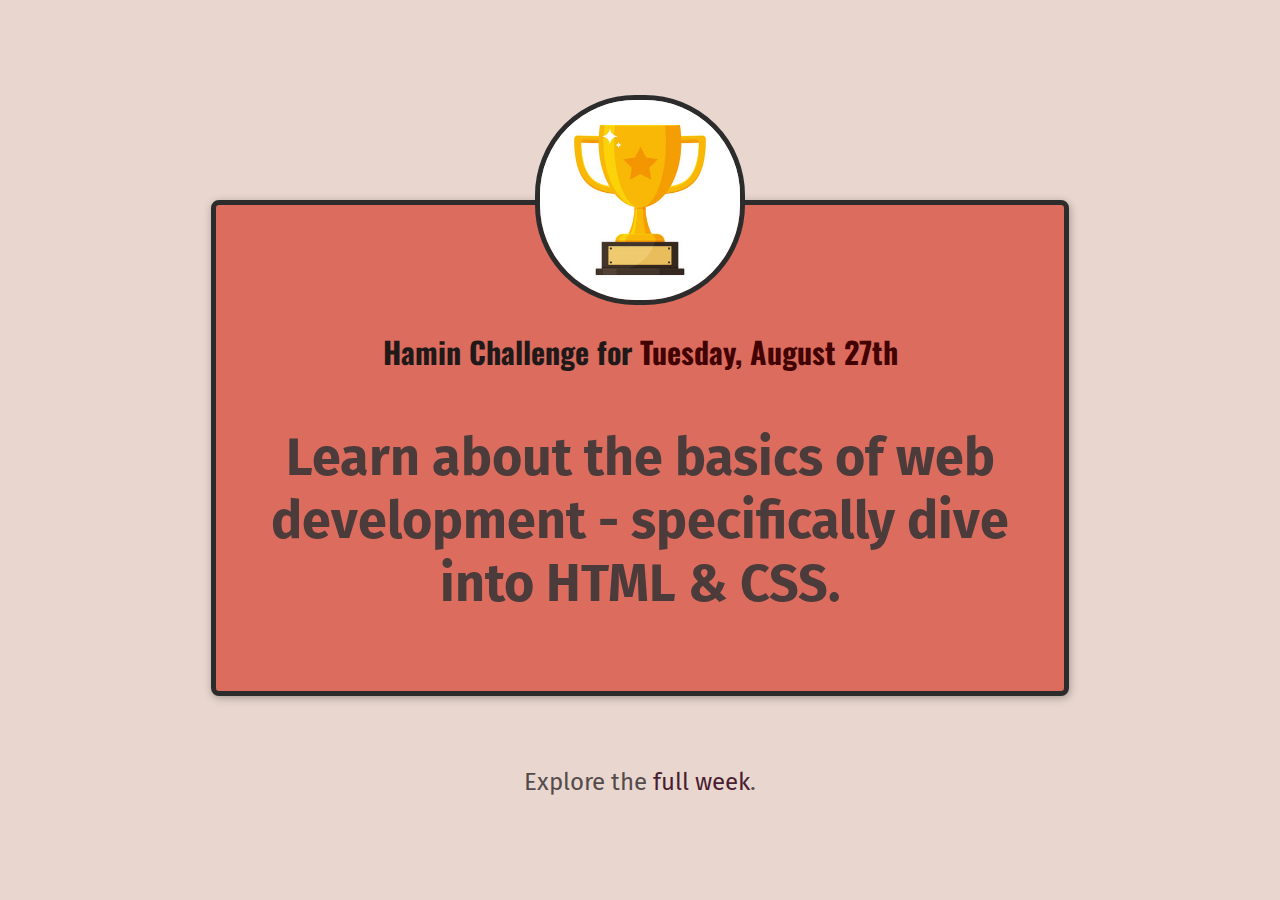
<file: Module2-3/index.html>
<!DOCTYPE html>
<html>
  <head>
    <link rel="preconnect" href="https://fonts.googleapis.com" />
    <link rel="preconnect" href="https://fonts.gstatic.com" crossorigin />
    <link
      href="https://fonts.googleapis.com/css2?family=Fira+Sans:wght@700&family=Oswald:wght@200..700&display=swap"
      rel="stylesheet"
    />
    <link rel="stylesheet" href="styles/shared.css" />
    <link href="styles/style.css" rel="stylesheet" />
    <title>My Daily Challenge</title>
  </head>
  <body>
    <main>
      <img src="images/trophy.jpg" alt="A trophy" />
      <h1>Hamin Challenge for <span>Tuesday, August 27th</span></h1>
      <p id="todays-challenge">
        Learn about the basics of web development - specifically dive into HTML
        & CSS.
      </p>
    </main>
    <footer>
      <p>Explore the <a href="full-week.html">full week</a>.</p>
    </footer>
  </body>
</html>
</file>
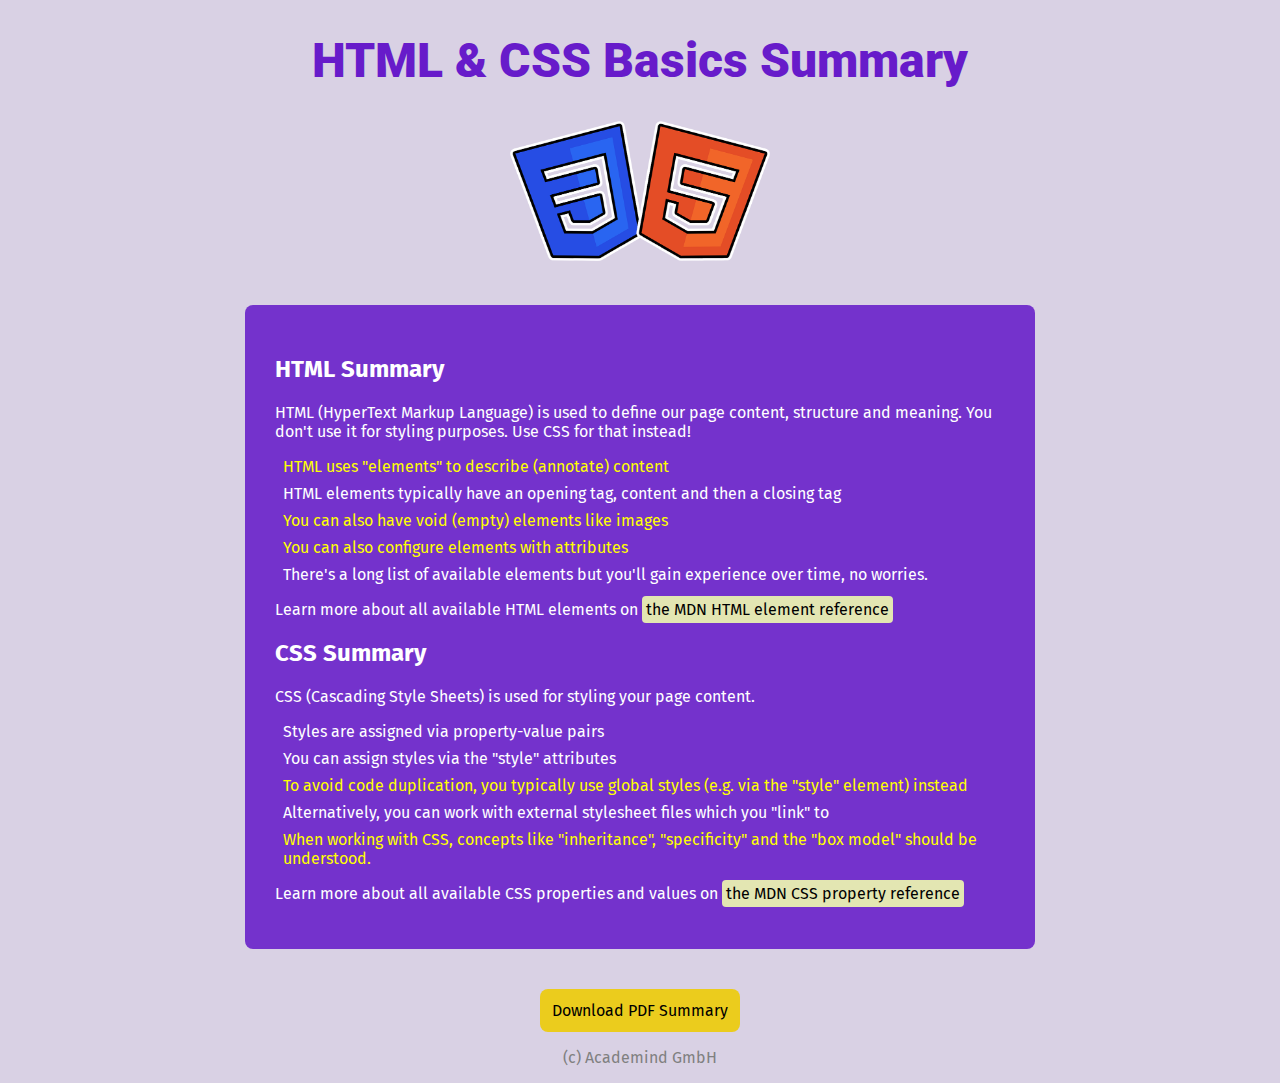
<file: Module4/index.html>
<!DOCTYPE html>
<html lang="en">
  <head>
    <meta charset="UTF-8" />
    <meta name="viewport" content="width=device-width, initial-scale=1.0" />
    <title>HTML & CSS Basics Summary</title>
    <link rel="preconnect" href="https://fonts.googleapis.com" />
    <link rel="preconnect" href="https://fonts.gstatic.com" crossorigin />
    <link
      href="https://fonts.googleapis.com/css2?family=Roboto:wght@100;400;900&display=swap"
      rel="stylesheet"
    />
    <link
      href="https://fonts.googleapis.com/css2?family=Fira+Sans:ital,wght@0,400;1,100&display=swap"
      rel="stylesheet"
    />
    <link rel="stylesheet" href="style.css" />
  </head>
  <body>
    <header>
      <h1>HTML & CSS Basics Summary</h1>
      <img src="html-css.png" alt="H & C logo" />
    </header>
    <main>
      <h2>HTML Summary</h2>
      <p>
        HTML (HyperText Markup Language) is used to define our page content,
        structure and meaning. You <span>don't</span> use it for styling
        purposes. Use CSS for that instead!
      </p>
      <ol>
        <li class="highlight">
          HTML uses "elements" to describe (annotate) content
        </li>
        <li>
          HTML elements typically have an opening tag, content and then a
          closing tag
        </li>
        <li class="highlight">
          You can also have void (empty) elements like images
        </li>
        <li class="highlight">
          You can also configure elements with attributes
        </li>
        <li>
          There's a long list of available elements but you'll gain experience
          over time, no worries.
        </li>
      </ol>
      <p>
        Learn more about all available HTML elements on
        <span class="MDN">the MDN HTML element reference</span>
      </p>
      <h2>CSS Summary</h2>
      <p>CSS (Cascading Style Sheets) is used for styling your page content.</p>
      <ol>
        <li>Styles are assigned via property-value pairs</li>
        <li>You can assign styles via the "style" attributes</li>
        <li class="highlight">
          To avoid code duplication, you typically use global styles (e.g. via
          the "style" element) instead
        </li>
        <li>
          Alternatively, you can work with external stylesheet files which you
          "link" to
        </li>
        <li class="highlight">
          When working with CSS, concepts like "inheritance", "specificity" and
          the "box model" should be understood.
        </li>
      </ol>
      <p>
        Learn more about all available CSS properties and values on
        <span class="MDN">the MDN CSS property reference</span>
      </p>
    </main>
    <footer>
      <a href="html-css-basics-summary.pdf">Download PDF Summary</a>
      <p>(c) Academind GmbH</p>
    </footer>
  </body>
</html>
</file>
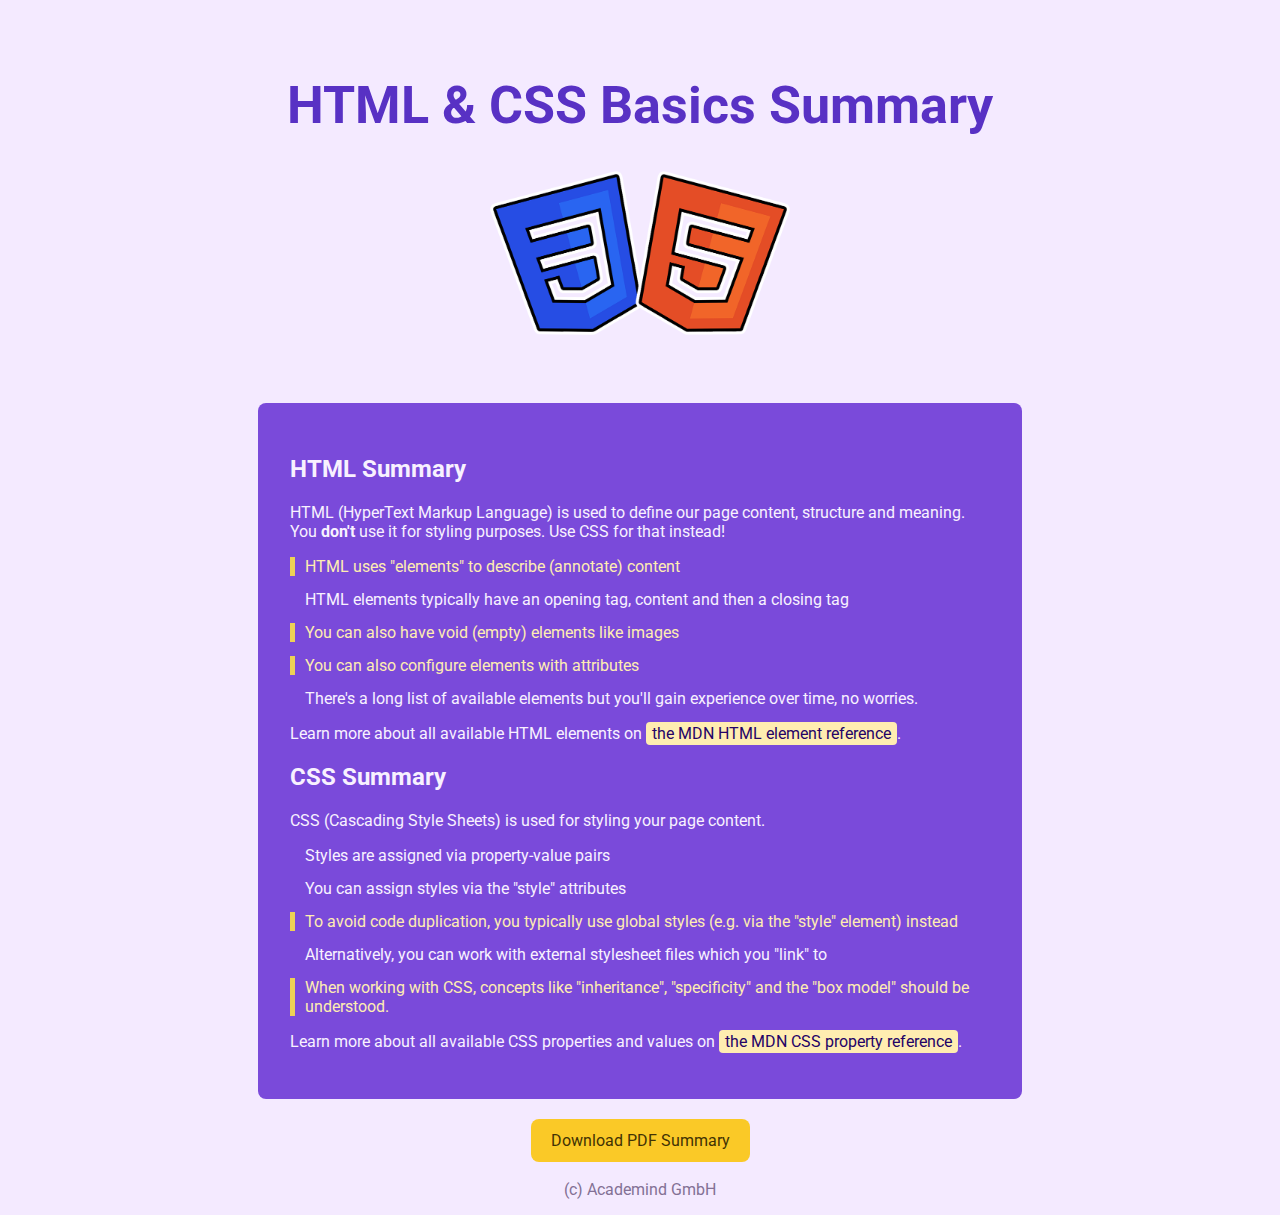
<file: Module4/example/index.html>
<!DOCTYPE html>
<html lang="en">
  <head>
    <meta charset="UTF-8" />
    <title>HTML & CSS Basics Summary</title>
    <link rel="preconnect" href="https://fonts.googleapis.com" />
    <link rel="preconnect" href="https://fonts.gstatic.com" crossorigin />
    <link
      href="https://fonts.googleapis.com/css2?family=Roboto:wght@400;900&display=swap"
      rel="stylesheet"
    />
    <link rel="stylesheet" href="style.css" />
  </head>
  <body>
    <header>
      <h1>HTML & CSS Basics Summary</h1>
      <img src="html-css.png" alt="HTML and CSS logos" />
    </header>
    <main>
      <section>
        <h2>HTML Summary</h2>
        <p>
          HTML (HyperText Markup Language) is used to define our page content,
          structure and meaning. You <span class="highlight">don't</span> use it
          for styling purposes. Use CSS for that instead!
          <!-- You can also use <em> or <strong> -->
        </p>
        <ul id="html-list">
          <li class="extra-important">
            HTML uses "elements" to describe (annotate) content
          </li>
          <li>
            HTML elements typically have an opening tag, content and then a
            closing tag
          </li>
          <li class="extra-important">
            You can also have void (empty) elements like images
          </li>
          <li class="extra-important">
            You can also configure elements with attributes
          </li>
          <li>
            There's a long list of available elements but you'll gain experience
            over time, no worries.
          </li>
        </ul>
        <p>
          Learn more about all available HTML elements on
          <a href="https://developer.mozilla.org/en-US/docs/Web/HTML/Element"
            >the MDN HTML element reference</a
          >.
        </p>
      </section>
      <section>
        <h2>CSS Summary</h2>
        <p>
          CSS (Cascading Style Sheets) is used for styling your page content.
        </p>
        <ul id="css-list">
          <li>Styles are assigned via property-value pairs</li>
          <li>You can assign styles via the "style" attributes</li>
          <li class="extra-important">
            To avoid code duplication, you typically use global styles (e.g. via
            the "style" element) instead
          </li>
          <li>
            Alternatively, you can work with external stylesheet files which you
            "link" to
          </li>
          <li class="extra-important">
            When working with CSS, concepts like "inheritance", "specificity"
            and the "box model" should be understood.
          </li>
        </ul>
        <p>
          Learn more about all available CSS properties and values on
          <a href="https://developer.mozilla.org/en-US/docs/Web/HTML/Reference"
            >the MDN CSS property reference</a
          >.
        </p>
      </section>
    </main>
    <footer>
      <a href="html-css-basics-summary.pdf" target="_blank"
        >Download PDF Summary</a
      >
      <p>(c) Academind GmbH</p>
    </footer>
  </body>
</html>
</file>
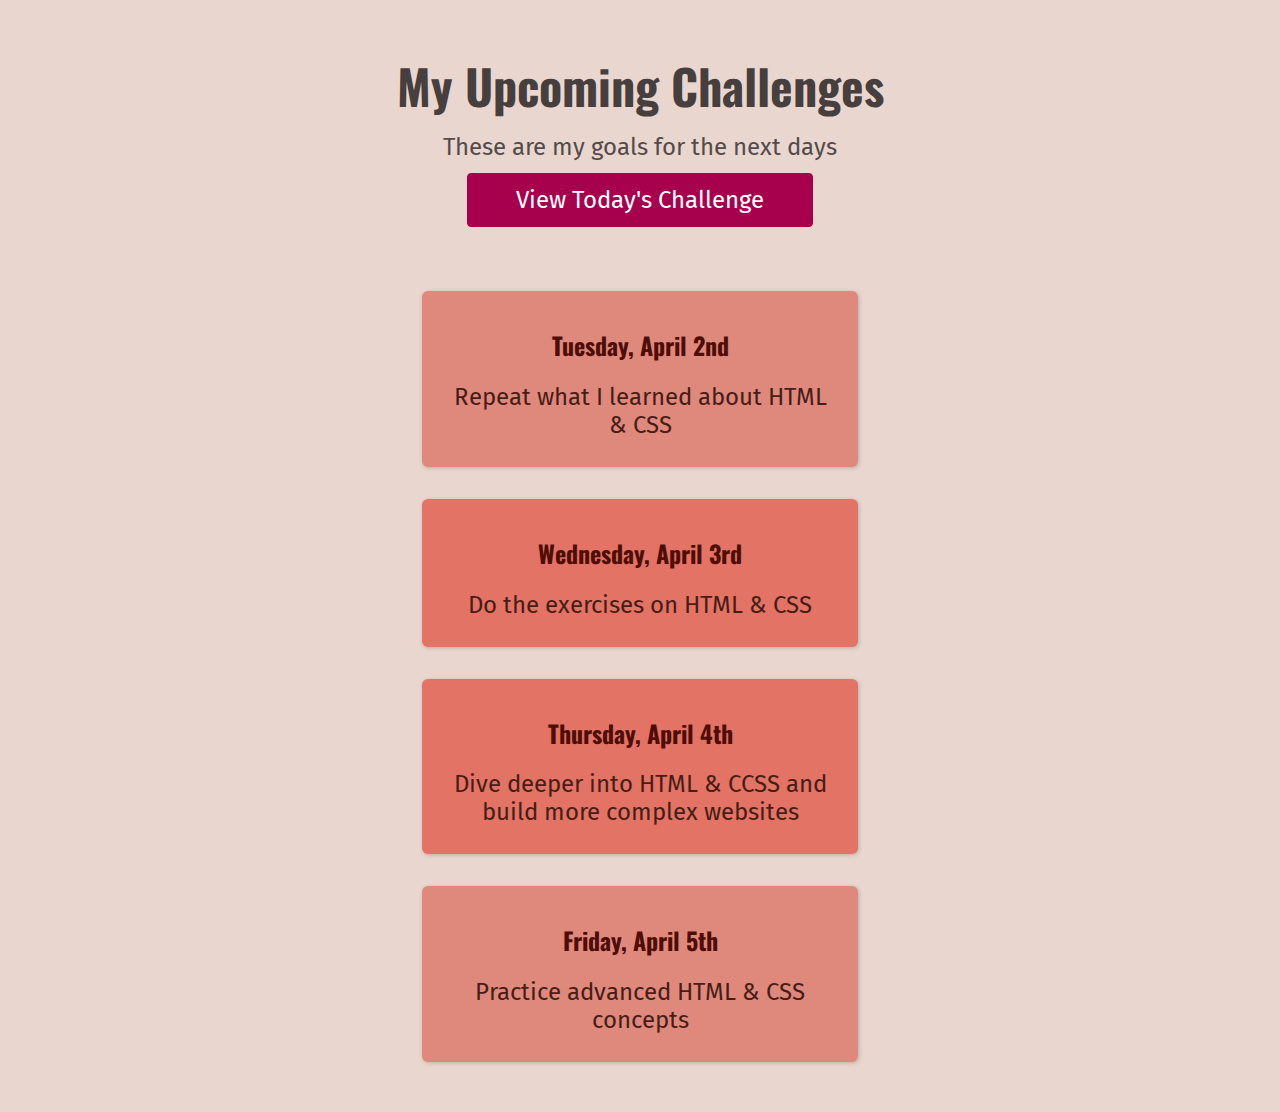
<file: Module2-3/full-week.html>
<!DOCTYPE html>
<html lang="en">
  <head>
    <link rel="preconnect" href="https://fonts.googleapis.com" />
    <link rel="preconnect" href="https://fonts.gstatic.com" crossorigin />
    <link
      href="https://fonts.googleapis.com/css2?family=Fira+Sans:wght@700&family=Oswald:wght@200..700&display=swap"
      rel="stylesheet"
    />
    <meta charset="UTF-8" />
    <link rel="stylesheet" href="styles/shared.css" />
    <link rel="stylesheet" href="styles/full-style.css" />
    <title>My Upcoming Challenges</title>
  </head>
  <body>
    <header>
      <h1>My Upcoming Challenges</h1>
      <p id="description">These are my goals for the next days</p>
      <a href="index.html">View Today's Challenge</a>
    </header>
    <main>
      <ol>
        <li>
          <h2>Tuesday, April 2nd</h2>
          <p>Repeat what I learned about HTML & CSS</p>
        </li>
        <li class="highlight-goal">
          <h2>Wednesday, April 3rd</h2>
          <p>Do the exercises on HTML & CSS</p>
        </li>
        <li class="highlight-goal">
          <h2>Thursday, April 4th</h2>
          <p>Dive deeper into HTML & CCSS and build more complex websites</p>
        </li>
        <li>
          <h2>Friday, April 5th</h2>
          <p>Practice advanced HTML & CSS concepts</p>
        </li>
      </ol>
    </main>
  </body>
</html>
</file>
<file: Module2-3/styles/shared.css>
body {
  text-align: center;
  background-color: rgb(233, 215, 207);
  color: rgb(83, 75, 75);
  margin: 50px;
}

h1 {
  color: gray;
  font-family: 'Oswald', sans-serif;
}

p {
  font-family: 'Fira Sans', sans-serif;
  font-size: 24px;
}

a {
  font-family: 'Fira Sans', sans-serif;
  text-decoration: none;
  color: rgb(167, 1, 78);
}

a:hover {
  text-decoration: underline;
}

h2 {
  color: rgb(78, 13, 5);
  font-family: 'Oswald', sans-serif;
}
</file>
<file: Module2-3/styles/style.css>
main {
  width: 800px;
  margin: 200px auto 72px auto;
  background-color: rgb(219, 108, 94);
  padding: 24px;
  border: 5px solid rgb(44, 44, 44);
  border-radius: 8px;
  box-shadow: 1px 2px 8px rgba(0, 0, 0, 0.3);
}

img {
  width: 200px;
  height: 200px;
  border-radius: 100px;
  border: 5px solid rgb(44, 44, 44);
  margin-top: -134px;
}

#todays-challenge {
  color: rgb(75, 59, 59);
  font-weight: bold;
  font-size: 52px;
}

h1 {
  font-size: 30px;
  color: rgb(31, 25, 25);
}

a {
  color: rgb(73, 29, 50);
}

span {
  color: rgb(66, 2, 2);
}
</file>
<file: Module4/style.css>
body {
  background-color: rgb(217, 209, 228);
  font-family: "Fira Sans", sans-serif;
}

header {
  text-align: center;
  margin-bottom: 40px;
}

h1 {
  font-family: "Roboto", sans-serif;
  font-size: 48px;
  font-weight: 900;
  color: rgb(103, 27, 202);
}

img {
  width: 260px;
  height: 140px;
}

main {
  width: 730px;
  margin: auto;
  color: white;
  background-color: rgb(116, 50, 204);
  padding: 30px;
  border-radius: 8px;
}

ol {
  list-style: none;
  padding: 0;
}

li {
  margin: 8px;
}

.highlight {
  color: yellow;
}

.MDN {
  background-color: rgb(227, 230, 178);
  color: black;
  padding: 4px;
  border-radius: 4px;
}

footer {
  text-align: center;
  margin-top: 40px;
}

footer a {
  display: inline-block;
  background-color: rgb(235, 204, 29);
  color: black;
  text-decoration: none;
  padding: 12px;
  border-radius: 8px;
}

footer p {
  color: grey;
}
</file>
<file: Module4/example/style.css>
body {
  font-family: 'Roboto', sans-serif;
  background-color: rgb(244, 234, 255);
}

h1 {
  font-size: 52px;
  color: rgb(88, 49, 196);
}

header {
  text-align: center;
  padding: 32px;
}

header img {
  width: 300px;

}

main {
  background-color: rgb(122, 74, 218);
  padding: 32px;
  margin: 32px auto;
  width: 700px;
  border-radius: 8px;
  color: rgb(248, 241, 255);
}

ul {
  margin: 0;
  padding: 0;
  list-style: none;
}

li {
  margin: 14px 0;
  padding-left: 10px;
  border-left: 5px solid transparent;
}

a {
  text-decoration: none;
  color: rgb(36, 3, 102);
  background-color: rgb(255, 237, 177);
  padding: 2px 6px;
  border-radius: 4px;
}

a:hover, a:active {
  background-color: rgb(250, 201, 39);
}

footer {
  text-align: center;
}

footer p {
  color: rgb(131, 113, 149);
  margin-top: 30px;

}

footer a {
  padding: 12px 20px;
  border-radius: 8px;
  background-color: rgb(250, 201, 39);
  color: rgb(66, 51, 4);
}

footer a:hover,
footer a:active {
  background-color: rgb(255, 286, 58);
}

.extra-important {
  color: rgb(255, 237, 177);
  border-color: rgb(237, 209, 85);
}

.highlight {
  font-weight: bold;
}
</file>
<file: Module2-3/styles/full-style.css>
header {
  margin-bottom: 64px;
}

h1 {
  font-size: 48px;
  color: rgb(71, 62, 62);
  margin: 0;
}

#description {
  margin: 12px 0;
}

/* header p {
  margin-bottom: 36px;
} */

a {
  padding: 12px 48px;
  background-color: rgb(167, 1, 78);
  color: white;
  border: 1px solid rgb(167, 1, 78) ;
  border-radius: 4px;
  font-size: 24px;
  display: inline-block;
  margin: 0;
}

a:hover {
  background-color: rgb(180, 12, 90);
  text-decoration: none;
}

ol {
  list-style: none;
  width: 500px;
  margin: 36px auto 0 auto;
  padding: 0;
}

li {
  padding: 16px;
  box-shadow: 1px 1px 4px rgba(0, 0, 0, 0.2);
  margin: 32px;
  background-color: rgb(223, 136, 124);
  border-radius: 6px;
}

h2 {
  color: rgb(78, 13, 5);
  font-family: 'Oswald', sans-serif;
}

main p {
  margin: 12px;
  color: rgb(71, 29 ,22);
}

.highlight-goal {
  background-color: rgb(226, 115, 101);
}
</file>
